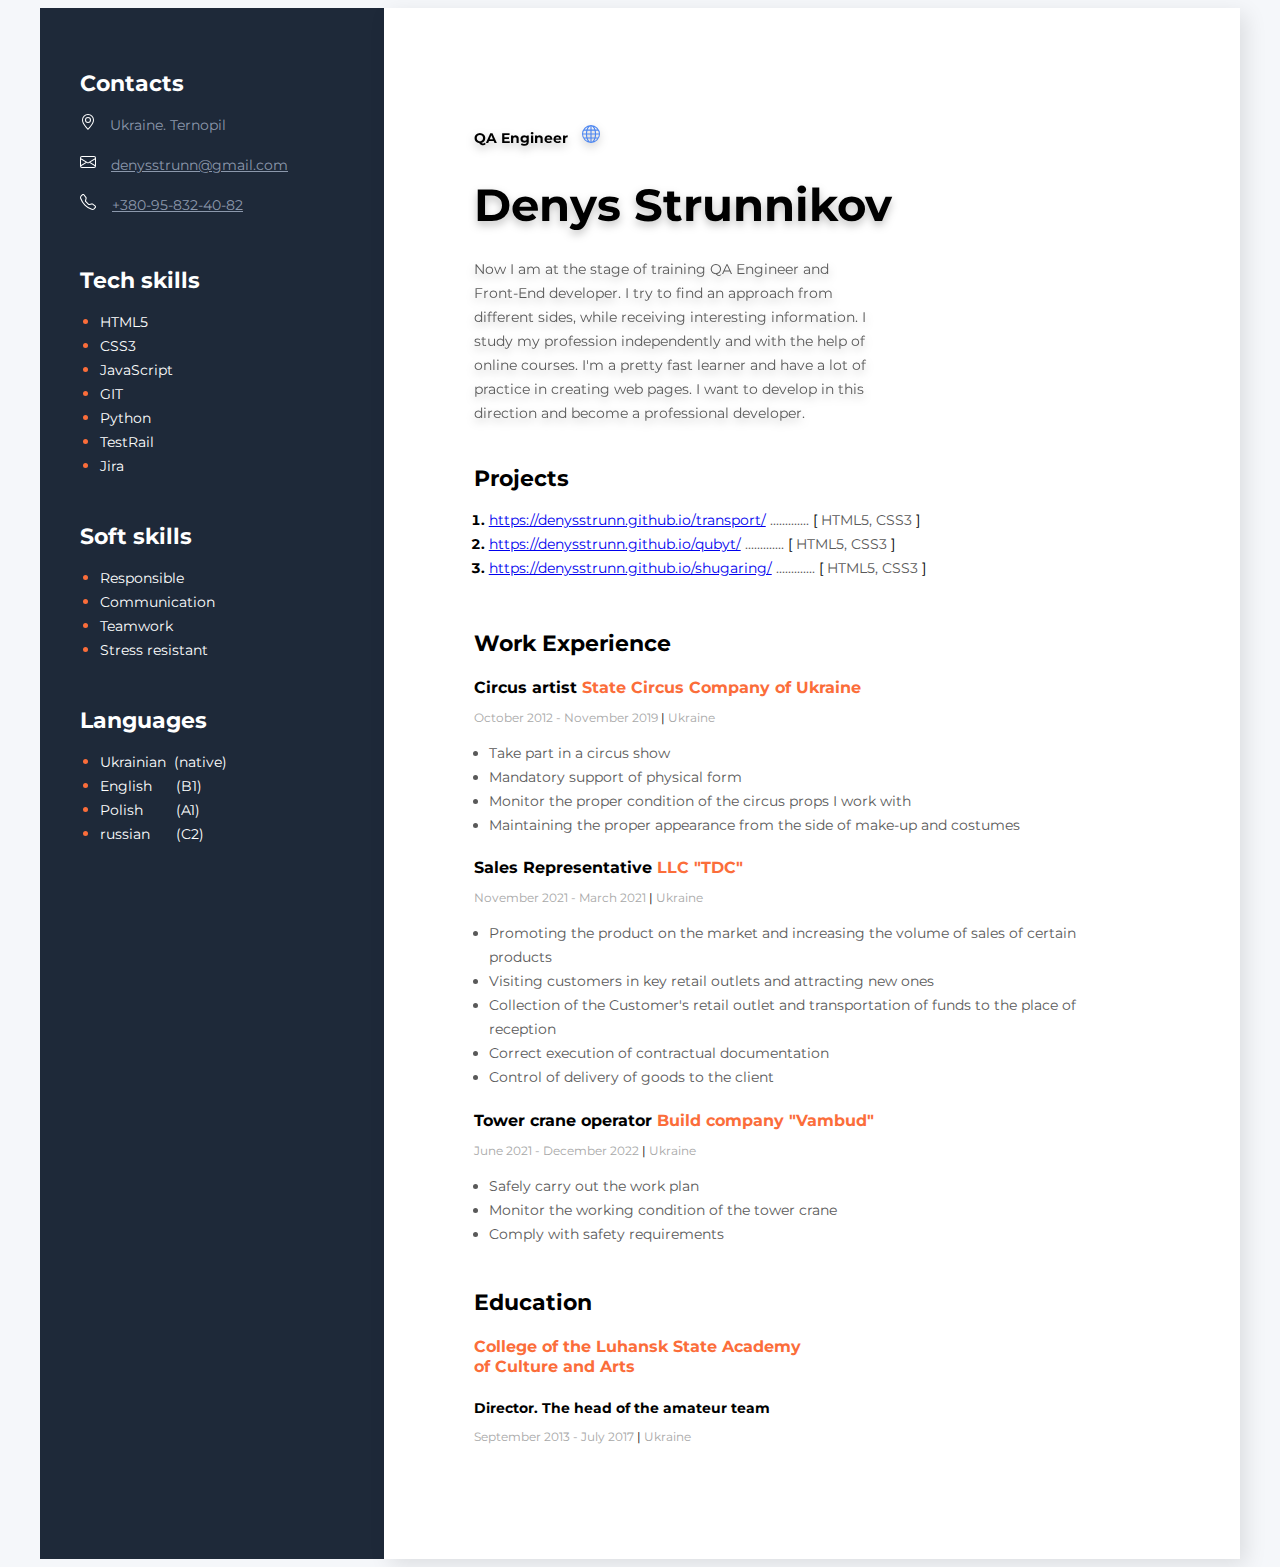
<file: index.html>
<!DOCTYPE html>
<html lang="en">
<head>
    <meta charset="UTF-8">
    <meta http-equiv="X-UA-Compatible" content="IE=edge">
    <meta name="viewport" content="width=device-width, initial-scale=1.0">

    <link rel="preconnect" href="https://fonts.googleapis.com">
    <link rel="preconnect" href="https://fonts.gstatic.com" crossorigin>
    <link href="https://fonts.googleapis.com/css2?family=Montserrat:wght@400;700&family=Qwitcher+Grypen&display=swap" rel="stylesheet">
    <link rel="stylesheet" href="./style.css">
    
    <title>Resume Denys Strunnikov</title>
</head>

<!-- This contains confidential information. Please do not use or share this data. Be honest, respect developers and other people -->

<body>
    <!-- Main (Style: Stadford)-->
    <div class="main">
        <!-- Maine content -->
        <div class="main_content">
            <!-- Abot user -->
            <div class="user_info">
                <!-- <h2 class="user_h2">Front-End Developer -->
                    <h2 class="user_h2">QA Engineer
                    <a href="./index_ua.html"><svg id="svg_glob" xmlns="http://www.w3.org/2000/svg" width="18" height="18" fill="currentColor" class="bi bi-globe" viewBox="0 0 16 16">
                        <path d="M0 8a8 8 0 1 1 16 0A8 8 0 0 1 0 8zm7.5-6.923c-.67.204-1.335.82-1.887 1.855A7.97 7.97 0 0 0 5.145 4H7.5V1.077zM4.09 4a9.267 9.267 0 0 1 .64-1.539 6.7 6.7 0 0 1 .597-.933A7.025 7.025 0 0 0 2.255 4H4.09zm-.582 3.5c.03-.877.138-1.718.312-2.5H1.674a6.958 6.958 0 0 0-.656 2.5h2.49zM4.847 5a12.5 12.5 0 0 0-.338 2.5H7.5V5H4.847zM8.5 5v2.5h2.99a12.495 12.495 0 0 0-.337-2.5H8.5zM4.51 8.5a12.5 12.5 0 0 0 .337 2.5H7.5V8.5H4.51zm3.99 0V11h2.653c.187-.765.306-1.608.338-2.5H8.5zM5.145 12c.138.386.295.744.468 1.068.552 1.035 1.218 1.65 1.887 1.855V12H5.145zm.182 2.472a6.696 6.696 0 0 1-.597-.933A9.268 9.268 0 0 1 4.09 12H2.255a7.024 7.024 0 0 0 3.072 2.472zM3.82 11a13.652 13.652 0 0 1-.312-2.5h-2.49c.062.89.291 1.733.656 2.5H3.82zm6.853 3.472A7.024 7.024 0 0 0 13.745 12H11.91a9.27 9.27 0 0 1-.64 1.539 6.688 6.688 0 0 1-.597.933zM8.5 12v2.923c.67-.204 1.335-.82 1.887-1.855.173-.324.33-.682.468-1.068H8.5zm3.68-1h2.146c.365-.767.594-1.61.656-2.5h-2.49a13.65 13.65 0 0 1-.312 2.5zm2.802-3.5a6.959 6.959 0 0 0-.656-2.5H12.18c.174.782.282 1.623.312 2.5h2.49zM11.27 2.461c.247.464.462.98.64 1.539h1.835a7.024 7.024 0 0 0-3.072-2.472c.218.284.418.598.597.933zM10.855 4a7.966 7.966 0 0 0-.468-1.068C9.835 1.897 9.17 1.282 8.5 1.077V4h2.355z"/>
                      </svg></a>
                    </h2>
                </h2>

                <h1 class="user_name">Denys Strunnikov</h1>

                <p class="user_text_info">
                    Now I am at the stage of training QA Engineer and Front-End developer.
                    I try to find an approach from different sides, while receiving interesting information.
                    I study my profession independently and with the help of online courses.
                    I'm a pretty fast learner and have a lot of practice in creating web pages.
                    I want to develop in this direction and become a professional developer.
                </p> 
                
            </div>
            
            <!-- Projects -->
            <div class="projects">
                <h3 class="title_h3">Projects</h3>
                <!-- 1 -->
                <ol class="projects_list">
                    <li class="project_numbers">
                        <span class="project" >
                            <!-- <a href="https://hellenglish.goit.global/">посилання на сайт з навчання ( https://hellenglish.goit.global/ ) </a> -->
                            <a target="_blank" href="https://denysstrunn.github.io/transport/" class="project-link">https://denysstrunn.github.io/transport/</a>
                            ............. 
                            <span class="project_skoba">[</span> HTML5, CSS3 <span class="project_skoba">]</span>
                        </span>
                    </li>
                    <!-- 2 -->
                    <li class="project_numbers">
                        <span class="project" >
                            <a target="_blank" href="https://denysstrunn.github.io/qubyt/" class="project-link">https://denysstrunn.github.io/qubyt/</a>
                            ............. 
                            <span class="project_skoba">[</span> HTML5, CSS3 <span class="project_skoba">]</span>
                        </span>
                    </li>

                    <!-- 3 -->
                    <li class="project_numbers">
                        <span class="project" >
                            <a target="_blank" href="https://denysstrunn.github.io/shugaring/" class="project-link">https://denysstrunn.github.io/shugaring/</a>
                            ............. 
                            <span class="project_skoba">[</span> HTML5, CSS3 <span class="project_skoba">]</span>
                        </span>
                    </li>

                    <!-- 4 -->
                    <!-- <li class="project_numbers">
                        <span class="project" >
                           
                            <a target="_blank" href="https://cryptohub.goit.global/" class="project-link">https://cryptohub.goit.global/</a>
                            .............. 
                            <span class="project_skoba">[</span> HTML5, CSS3, JavaScript <span class="project_skoba">]</span>
                        </span>
                    </li> -->
                    <!-- 4 -->
                     <!-- <a href="https://cryptohub.goit.global/">посилання на сайт з навчання</a> -->
                    <!-- <li class="project_numbers">
                        <span class="project" >
                            <a target="_blank" href="https://kidslike.goit.global/" class="project-link">https://kidslike.goit.global/</a>
                            ..................... 
                            <span class="project_skoba">[</span> React.js, Node.js <span class="project_skoba">]</span>
                        </span>
                    </li> -->
                </ol>
            </div>

            <!-- Work -->
            <div class="work">
                <h3 class="title_h3">Work Experience</h3>

                <!-- Company 1 -->
                <div class="company1">
                    <h4 class="work_position">Circus artist <span class="organization">State Circus Company of Ukraine</span></h4>
                    <p class="work_period">October 2012 - November 2019 <span class="line">|</span> Ukraine</p>

                    <ul class="work_list">
                        <li class="work_list_text">Take part in a circus show</li>
                        <li class="work_list_text">Mandatory support of physical form</li>
                        <li class="work_list_text">Monitor the proper condition of the circus props I work with</li>
                        <li class="work_list_text">Maintaining the proper appearance from the side of make-up and costumes</li>
                    </ul>
                </div>

                <!-- Company 2 -->
                <div class="company2">
                    <h4 class="work_position">Sales Representative <span class="organization">LLC "TDC"</span></h4>
                    <p class="work_period">November 2021 - March 2021 <span class="line">|</span> Ukraine</p>

                    <ul class="work_list">
                        <li class="work_list_text">Promoting the product on the market and increasing the volume of sales of certain products</li>
                        <li class="work_list_text">Visiting customers in key retail outlets and attracting new ones</li>
                        <li class="work_list_text">Collection of the Customer's retail outlet and transportation of funds to the place of reception</li>
                        <li class="work_list_text">Correct execution of contractual documentation</li>
                        <li class="work_list_text">Control of delivery of goods to the client</li>
                    </ul>
                </div>

                <!-- Company3 -->
                <div class="company3">
                    <h4 class="work_position">Tower crane operator <span class="organization">Build company "Vambud"</span></h4>
                    <p class="work_period">June 2021 - December 2022 <span class="line">|</span> Ukraine</p>

                    <ul class="work_list">
                        <li class="work_list_text">Safely carry out the work plan</li>
                        <li class="work_list_text">Monitor the working condition of the tower crane</li>
                        <li class="work_list_text">Comply with safety requirements</li>
                    </ul>
                </div>
            </div>

            <!-- Education -->
            <div class="education">
                <h3 class="education_title">Education</h3>
                <h4 class="education_name">College of the Luhansk State Academy of Culture and Arts</h4>
                <h5 class="education_position">Director. The head of the amateur team</h5>
                <p class="work_period">September 2013 - July 2017 <span class="line">|</span> Ukraine</p>
            </div>

            <!-- Add Education -->
            <!-- <div class="company3">
                <h3 class="education_title">Additional education</h3>

                <ol class="work_list">
                    <li class="work_list_text"><span id="Go">Go</span><span id="IT">IT</span> (free 7-day marathon Front-End developer): <a target="_blank" href="./Certificates/Сертифікат з HTML (eng version).png">Certificate</a></li>
                    <li class="work_list_text"><span id="Go">Go</span><span id="IT">IT</span> (free 4-day marathon Manual QA-enginer)</li>
                    <li class="work_list_text"><span id="camp">camp</span><span id="ster">ster </span>English language course: <a target="_blank" href="./Certificates/Сертифікат з Eng (eng version).png">Eng</a>
                    та <a target="_blank" href="./Certificates/Сертифікат з Eng (ua version).png">UA</a></li>

                    <li class="work_list_text"><span id="Byte_B">B</span><span class="Byte">yte Education</span> (free 7-day marathon): <a target="_blank" href="https://denysstrunn.github.io/qubyt/">Work in the project</a></li>
                    <!-- <li class="work_list_text"></li> -->
                <!-- </ol>
            </div>  -->
        </div>

        <!-- Sidebar -->
        <aside class="saidbar">
            <!-- нижче фото, очікується заміна -->
            <!-- <img class="photo" src="./IMG/ava3.jpg" alt="Photo"> -->

            <!-- Contact Info -->
            <div class="contact">
                <h3 class="saidbar_title">Contacts</h3>
                <div>
                    <p> <span class="contact_type"><span class="contact_type"><svg xmlns="http://www.w3.org/2000/svg" width="16" height="16" fill="currentColor" class="bi bi-geo-alt" viewBox="0 0 16 16">
                        <path d="M12.166 8.94c-.524 1.062-1.234 2.12-1.96 3.07A31.493 31.493 0 0 1 8 14.58a31.481 31.481 0 0 1-2.206-2.57c-.726-.95-1.436-2.008-1.96-3.07C3.304 7.867 3 6.862 3 6a5 5 0 0 1 10 0c0 .862-.305 1.867-.834 2.94zM8 16s6-5.686 6-10A6 6 0 0 0 2 6c0 4.314 6 10 6 10z"/>
                        <path d="M8 8a2 2 0 1 1 0-4 2 2 0 0 1 0 4zm0 1a3 3 0 1 0 0-6 3 3 0 0 0 0 6z"/>
                      </svg></span></span><span class="contact_link">Ukraine. Ternopil</span>
                    </p>
                    <!-- ==== -->
                    <p> <span class="contact_type"><svg xmlns="http://www.w3.org/2000/svg" width="16" height="16" fill="currentColor" class="bi bi-envelope" viewBox="0 0 16 16">
                        <path d="M0 4a2 2 0 0 1 2-2h12a2 2 0 0 1 2 2v8a2 2 0 0 1-2 2H2a2 2 0 0 1-2-2V4Zm2-1a1 1 0 0 0-1 1v.217l7 4.2 7-4.2V4a1 1 0 0 0-1-1H2Zm13 2.383-4.708 2.825L15 11.105V5.383Zm-.034 6.876-5.64-3.471L8 9.583l-1.326-.795-5.64 3.47A1 1 0 0 0 2 13h12a1 1 0 0 0 .966-.741ZM1 11.105l4.708-2.897L1 5.383v5.722Z"/>
                        </svg></span> <a id="Gmail" class="contact_link" href="mailto:denysstrunn@gmail.com"> denysstrunn@gmail.com</a>
                    </p>
                    <!-- ===== -->
                    <p> <span class="contact_type"><svg xmlns="http://www.w3.org/2000/svg" width="16" height="16" fill="currentColor" class="bi bi-telephone" viewBox="0 0 16 16">
                        <path d="M3.654 1.328a.678.678 0 0 0-1.015-.063L1.605 2.3c-.483.484-.661 1.169-.45 1.77a17.568 17.568 0 0 0 4.168 6.608 17.569 17.569 0 0 0 6.608 4.168c.601.211 1.286.033 1.77-.45l1.034-1.034a.678.678 0 0 0-.063-1.015l-2.307-1.794a.678.678 0 0 0-.58-.122l-2.19.547a1.745 1.745 0 0 1-1.657-.459L5.482 8.062a1.745 1.745 0 0 1-.46-1.657l.548-2.19a.678.678 0 0 0-.122-.58L3.654 1.328zM1.884.511a1.745 1.745 0 0 1 2.612.163L6.29 2.98c.329.423.445.974.315 1.494l-.547 2.19a.678.678 0 0 0 .178.643l2.457 2.457a.678.678 0 0 0 .644.178l2.189-.547a1.745 1.745 0 0 1 1.494.315l2.306 1.794c.829.645.905 1.87.163 2.611l-1.034 1.034c-.74.74-1.846 1.065-2.877.702a18.634 18.634 0 0 1-7.01-4.42 18.634 18.634 0 0 1-4.42-7.009c-.362-1.03-.037-2.137.703-2.877L1.885.511z"/>
                        </svg></span> <a id="phone" class="contact_link" href="https://t.me/DenyStr"> +380-95-832-40-82</a>
                    </p>
                </div>
            </div>

            <!-- Tech skills -->
            <div class="tSkills">
                <h3 class="saidbar_title">Tech skills</h3>
                
                <ul class="skills_list">
                    <li class="li_color_points"><span class="skills_text">HTML5</span></li>
                    <li class="li_color_points"><span class="skills_text">CSS3</span></li>
                    <li class="li_color_points"><span class="skills_text">JavaScript</span></li>
                    <!-- <li class="li_color_points"><span class="skills_text">React.js</span></li> -->
                    <!-- <li class="li_color_points"><span class="skills_text">Node.js</span></li> -->
                    <li class="li_color_points"><span class="skills_text">GIT</span></li>
                    <li class="li_color_points"><span class="skills_text">Python</span></li>
                    <li class="li_color_points"><span class="skills_text">TestRail</span></li>
                    <li class="li_color_points"><span class="skills_text">Jira</span></li>

                    <!-- <li class="li_color_points"><span class="skills_text">WebPack</span></li> -->
                </ul>
            </div>

            <!-- Soft skill -->
            <div class="sSkill">
                <h3 class="saidbar_title">Soft skills</h3>

                <ul class="skills_list">
                    <li class="li_color_points"><span class="skills_text">Responsible</span></li>
                    <li class="li_color_points"><span class="skills_text">Communication</span></li>
                    <li class="li_color_points"><span class="skills_text">Teamwork</span></li>
                    <li class="li_color_points"><span class="skills_text">Stress resistant</span></li>
                </ul>
            </div>

            <!-- Languages -->
            <div class="sSkill">
                <h3 class="saidbar_title">Languages</h3>
                <ul class="skills_list">
                    <li class="li_color_points"><span class="skills_text">Ukrainian <span class="span_lang_back_ua">(native)</span></span></li>
                    <li class="li_color_points"><span class="skills_text">English <span class="span_lang_back_en">(B1)</span></span></li>
                    <li class="li_color_points"><span class="skills_text">Polish <span class="span_lang_back_pl">(A1)</span></span></li>
                    <li class="li_color_points"><span class="skills_text">russian <span class="span_lang_back_ru">(C2)</span></span></li>
                </ul>
            </div>
        </aside>
    </div>
</body>
</html>
</file>
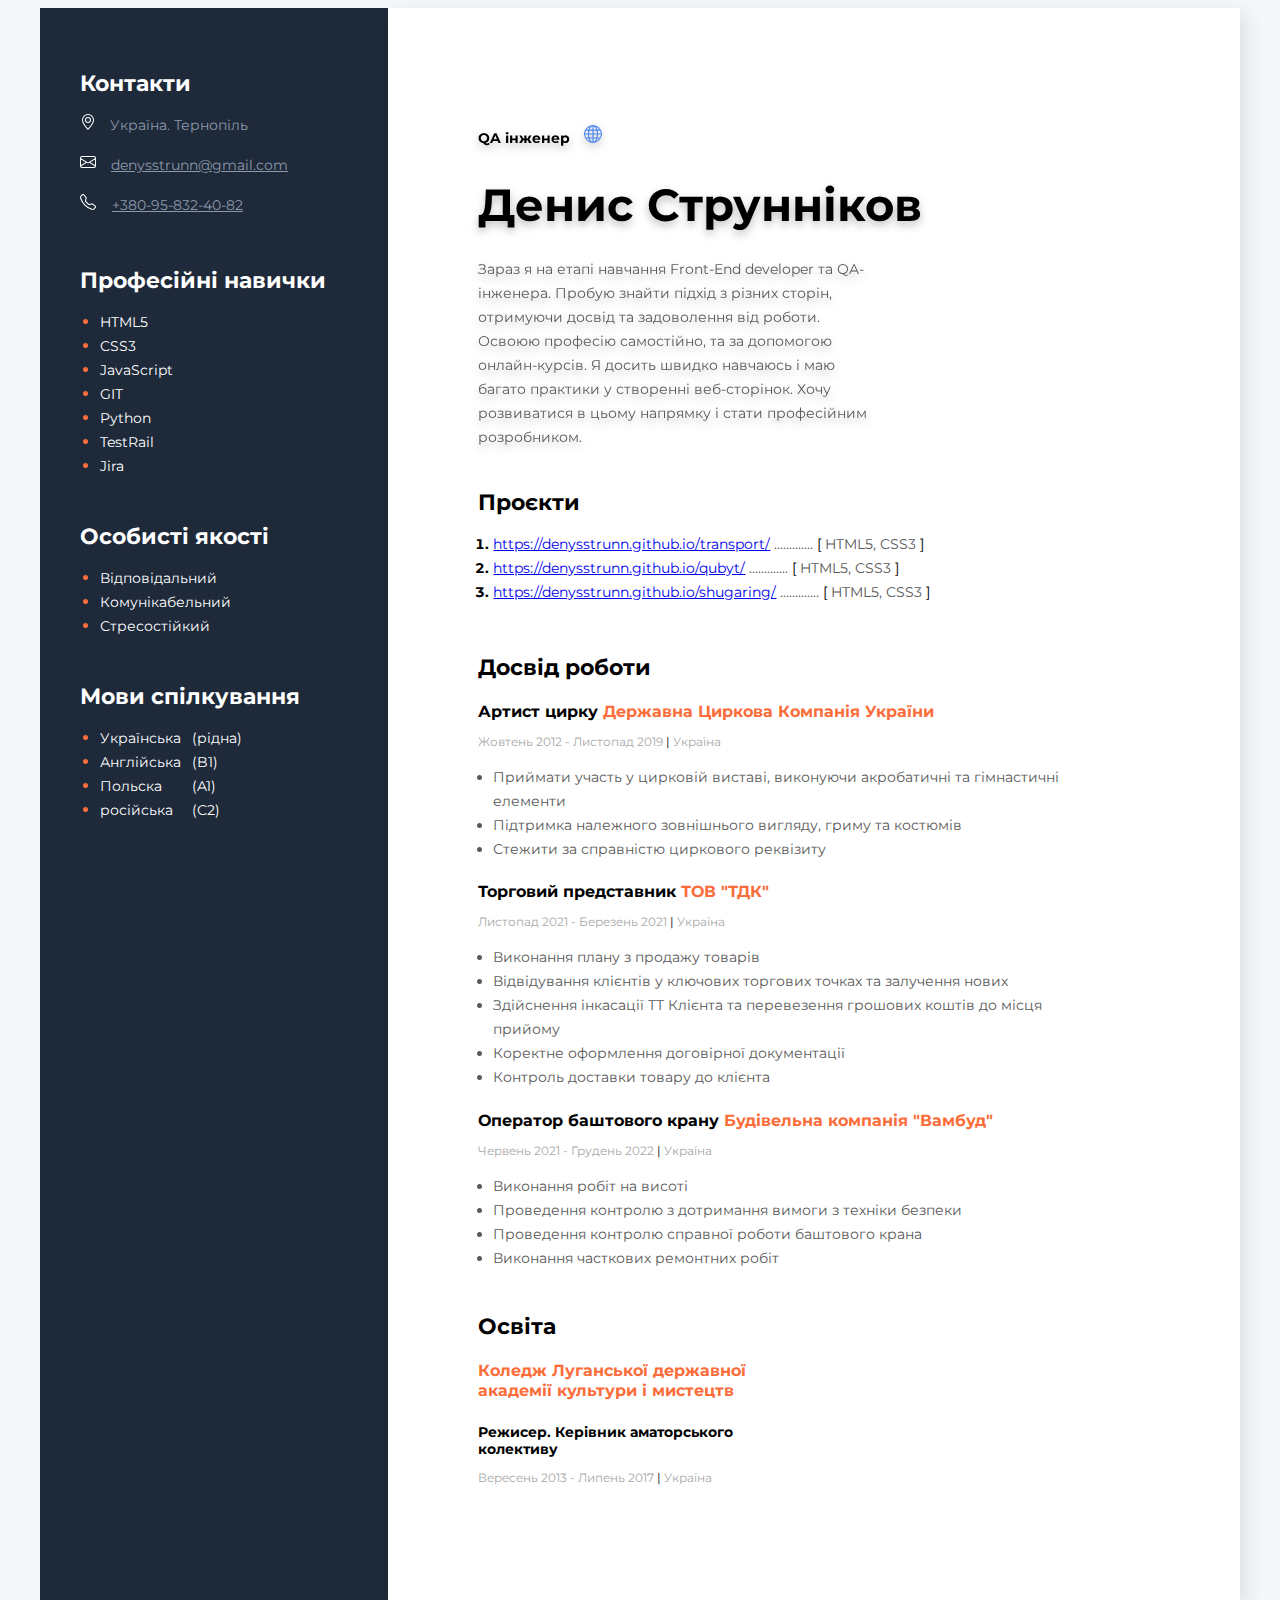
<file: index_ua.html>
<!DOCTYPE html>
<html lang="X-UA-Compatible">
<head>
    <meta charset="UTF-8">
    <meta http-equiv="X-UA-Compatible" content="IE=edge">

    <meta name="viewport" content="width=device-width, initial-scale=1.0">

    <link rel="preconnect" href="https://fonts.googleapis.com">
    <link rel="preconnect" href="https://fonts.gstatic.com" crossorigin>
    <link href="https://fonts.googleapis.com/css2?family=Montserrat:wght@400;700&family=Qwitcher+Grypen&display=swap" rel="stylesheet">
    <link rel="stylesheet" href="./style.css">

    <title>Резюме Денис Струнніков</title>
</head>

<!-- This contains confidential information. Please do not use or share this data. Be honest, respect developers and other people -->


<body>
    <!-- Main (Style: Stadford)-->
    <div class="main">
        <!-- Maine content -->
        <div class="main_content">
            <!-- Abot user -->
            <div class="user_info">
                <!-- <h2 class="user_h2">Front-End Розробник -->
                    <h2 class="user_h2">QA інженер
                    <a href="./index.html"><svg id="svg_glob" xmlns="http://www.w3.org/2000/svg" width="18" height="18" fill="currentColor" class="bi bi-globe" viewBox="0 0 16 16">
                    <path d="M0 8a8 8 0 1 1 16 0A8 8 0 0 1 0 8zm7.5-6.923c-.67.204-1.335.82-1.887 1.855A7.97 7.97 0 0 0 5.145 4H7.5V1.077zM4.09 4a9.267 9.267 0 0 1 .64-1.539 6.7 6.7 0 0 1 .597-.933A7.025 7.025 0 0 0 2.255 4H4.09zm-.582 3.5c.03-.877.138-1.718.312-2.5H1.674a6.958 6.958 0 0 0-.656 2.5h2.49zM4.847 5a12.5 12.5 0 0 0-.338 2.5H7.5V5H4.847zM8.5 5v2.5h2.99a12.495 12.495 0 0 0-.337-2.5H8.5zM4.51 8.5a12.5 12.5 0 0 0 .337 2.5H7.5V8.5H4.51zm3.99 0V11h2.653c.187-.765.306-1.608.338-2.5H8.5zM5.145 12c.138.386.295.744.468 1.068.552 1.035 1.218 1.65 1.887 1.855V12H5.145zm.182 2.472a6.696 6.696 0 0 1-.597-.933A9.268 9.268 0 0 1 4.09 12H2.255a7.024 7.024 0 0 0 3.072 2.472zM3.82 11a13.652 13.652 0 0 1-.312-2.5h-2.49c.062.89.291 1.733.656 2.5H3.82zm6.853 3.472A7.024 7.024 0 0 0 13.745 12H11.91a9.27 9.27 0 0 1-.64 1.539 6.688 6.688 0 0 1-.597.933zM8.5 12v2.923c.67-.204 1.335-.82 1.887-1.855.173-.324.33-.682.468-1.068H8.5zm3.68-1h2.146c.365-.767.594-1.61.656-2.5h-2.49a13.65 13.65 0 0 1-.312 2.5zm2.802-3.5a6.959 6.959 0 0 0-.656-2.5H12.18c.174.782.282 1.623.312 2.5h2.49zM11.27 2.461c.247.464.462.98.64 1.539h1.835a7.024 7.024 0 0 0-3.072-2.472c.218.284.418.598.597.933zM10.855 4a7.966 7.966 0 0 0-.468-1.068C9.835 1.897 9.17 1.282 8.5 1.077V4h2.355z"/>
                  </svg></a>
                </h2>

                <h1 class="user_name">Денис Струнніков</h1>

                <p class="user_text_info">
                    Зараз я на етапі навчання Front-End developer та QA-інженера. 
                    Пробую знайти підхід з різних сторін, отримуючи досвід та задоволення від роботи.
                    Освоюю професію самостійно, та за допомогою онлайн-курсів. Я досить швидко навчаюсь і маю багато практики у створенні веб-сторінок. 
                    Хочу розвиватися в цьому напрямку і стати професійним розробником.
                </p>
                
            </div>
            
            <!-- Projects -->
            <div class="projects">
                <h3 class="title_h3">Проєкти</h3>
                <!-- 1 -->
                <ol class="projects_list">
                    <li class="project_numbers">
                        <span class="project" >
                           <!-- <a href="https://hellenglish.goit.global/">посилання з навчання ( https://hellenglish.goit.global/ ) </a> -->
                            <a target="_blank" href="https://denysstrunn.github.io/transport/" class="project-link">https://denysstrunn.github.io/transport/</a>
                            ............. 
                            <span class="project_skoba">[</span> HTML5, CSS3 <span class="project_skoba">]</span>
                        </span>
                    </li>
                    <!-- 2 -->
                    <li class="project_numbers">
                        <span class="project" >
                            <a target="_blank" href="https://denysstrunn.github.io/qubyt/" class="project-link">https://denysstrunn.github.io/qubyt/</a>
                            ............. 
                            <span class="project_skoba">[</span> HTML5, CSS3 <span class="project_skoba">]</span>
                        </span>
                    </li>

                    <!-- 3 -->
                    <li class="project_numbers">
                        <span class="project" >
                            <a target="_blank" href="https://denysstrunn.github.io/shugaring/" class="project-link">https://denysstrunn.github.io/shugaring/</a>
                            ............. 
                            <span class="project_skoba">[</span> HTML5, CSS3 <span class="project_skoba">]</span>
                        </span>
                    </li>

                    <!-- 4 -->
                    <!-- <li class="project_numbers">
                        <span class="project" >
                            <a target="_blank" href="https://cryptohub.goit.global/" class="project-link">https://cryptohub.goit.global/</a>
                            .............. 
                            <span class="project_skoba">[</span> HTML5, CSS3, JavaScript <span class="project_skoba">]</span>
                        </span>
                    </li> -->
                    
                </ol>
            </div>

            <!-- Work -->
            <div class="work">
                <h3 class="title_h3">Досвід роботи</h3>

                <!-- Company 1 -->
                <div class="company1">
                    <h4 class="work_position">Артист цирку <span class="organization"> Державна Циркова Компанія України</span></h4>
                    <p class="work_period">Жовтень 2012 - Листопад 2019 <span class="line">|</span> Україна</p>

                    <ul class="work_list">
                        <li class="work_list_text">Приймати участь у цирковій виставі, виконуючи акробатичні та гімнастичні елементи</li>
                        <li class="work_list_text">Підтримка належного зовнішнього вигляду, гриму та костюмів</li>
                        <li class="work_list_text">Стежити за справністю циркового реквізиту</li>
                        <!-- <li class="work_list_text"></li> -->
                    </ul>
                </div>

                <!-- Company 2 -->
                <div class="company2">
                    <h4 class="work_position">Торговий представник <span class="organization"> ТОВ "ТДК" </span></h4>
                    <p class="work_period">Листопад 2021 - Березень 2021 <span class="line">|</span> Україна</p>

                    <ul class="work_list">
                        <li class="work_list_text">Виконання плану з продажу товарів</li>
                        <li class="work_list_text">Відвідування клієнтів у ключових торгових точках та залучення нових</li>
                        <li class="work_list_text">Здійснення  інкасації ТТ Клієнта та перевезення грошових коштів до місця прийому</li>
                        <li class="work_list_text">Коректне оформлення договірної документації</li>
                        <li class="work_list_text">Контроль доставки товару до клієнта</li>
                    </ul>
                </div>

                <!-- Company3 -->
                <div class="company3">
                    <h4 class="work_position">Оператор баштового крану <span class="organization"> Будівельна компанія "Вамбуд"</span></h4>
                    <p class="work_period">Червень 2021 - Грудень 2022 <span class="line">|</span> Україна</p>

                    <ul class="work_list">
                        <li class="work_list_text">Виконання робіт на висоті</li>
                        <li class="work_list_text">Проведення контролю з дотримання вимоги з техніки безпеки</li>
                        <li class="work_list_text">Проведення контролю справної роботи баштового крана</li>
                        <li class="work_list_text">Виконання часткових ремонтних робіт</li>
                    </ul>
                </div>
            </div>

            <!-- Education -->
            <div class="education">
                <h3 class="education_title">Освіта</h3>
                <h4 class="education_name">Коледж Луганської державної академії культури і мистецтв</h4>
                <h5 class="education_position">Режисер. Керівник аматорського колективу</h5>
                <p class="work_period">Вересень 2013 - Липень 2017 <span class="line">|</span> Україна</p>
            </div>  

            <!-- Додаткова освіта -->
            <!-- <div class="company3">
                <h3 class="education_title">Додаткова освіта</h3>

                <ol class="work_list">
                    <li class="work_list_text"><span id="Go">Go</span><span id="IT">IT</span> (безкоштовний 7-ми денний марафон Front-End розробника): <a target="_blank" href="./Certificates/Сертифікат з HTML (eng version).png">Сертифікат</a></li>
                    <li class="work_list_text"><span id="Go">Go</span><span id="IT">IT</span> (безкоштовний 4-х денний марафон QA-інженера)</li>
                    <li class="work_list_text"><span id="camp">camp</span><span id="ster">ster </span>проходження курсу з Англійської мови: <a target="_blank" href="./Certificates/Сертифікат з Eng (eng version).png">Eng</a>
                        та <a target="_blank" href="./Certificates/Сертифікат з Eng (ua version).png">UA</a></li>
                    <li class="work_list_text"><span id="Byte_B">B</span><span class="Byte">yte Education</span> (безкоштовний 7-ми денний марафон) <a target="_blank" href="https://denysstrunn.github.io/qubyt/">Робота в проєктах</a></li>
                    <!-- <li class="work_list_text">Текст</li> -->
                <!-- </ol>
            </div> -->
        </div>

        <!-- Sidebar -->
        <aside class="saidbar">
            <!--  нижче фото, очікується заміна -->
            <!-- <img class="photo" src="./IMG/ava3.jpg" alt="Photo"> -->

            <!-- Contact Info -->
            <div class="contact">
                <h3 class="saidbar_title">Контакти</h3>
                <div>
                    <p> <span class="contact_type"><span class="contact_type"><svg xmlns="http://www.w3.org/2000/svg" width="16" height="16" fill="currentColor" class="bi bi-geo-alt" viewBox="0 0 16 16">
                        <path d="M12.166 8.94c-.524 1.062-1.234 2.12-1.96 3.07A31.493 31.493 0 0 1 8 14.58a31.481 31.481 0 0 1-2.206-2.57c-.726-.95-1.436-2.008-1.96-3.07C3.304 7.867 3 6.862 3 6a5 5 0 0 1 10 0c0 .862-.305 1.867-.834 2.94zM8 16s6-5.686 6-10A6 6 0 0 0 2 6c0 4.314 6 10 6 10z"/>
                        <path d="M8 8a2 2 0 1 1 0-4 2 2 0 0 1 0 4zm0 1a3 3 0 1 0 0-6 3 3 0 0 0 0 6z"/>
                        </svg></span></span><span class="contact_link">Україна. Тернопіль</span>
                    </p>
                    <!-- ==== -->
                    <p> <span class="contact_type"><svg xmlns="http://www.w3.org/2000/svg" width="16" height="16" fill="currentColor" class="bi bi-envelope" viewBox="0 0 16 16">
                        <path d="M0 4a2 2 0 0 1 2-2h12a2 2 0 0 1 2 2v8a2 2 0 0 1-2 2H2a2 2 0 0 1-2-2V4Zm2-1a1 1 0 0 0-1 1v.217l7 4.2 7-4.2V4a1 1 0 0 0-1-1H2Zm13 2.383-4.708 2.825L15 11.105V5.383Zm-.034 6.876-5.64-3.471L8 9.583l-1.326-.795-5.64 3.47A1 1 0 0 0 2 13h12a1 1 0 0 0 .966-.741ZM1 11.105l4.708-2.897L1 5.383v5.722Z"/>
                        </svg></span> <a id="Gmail" class="contact_link" href="mailto:denysstrunn@gmail.com"> denysstrunn@gmail.com</a>
                    </p>
                    <!-- ===== -->
                    <p> <span class="contact_type"><svg xmlns="http://www.w3.org/2000/svg" width="16" height="16" fill="currentColor" class="bi bi-telephone" viewBox="0 0 16 16">
                        <path d="M3.654 1.328a.678.678 0 0 0-1.015-.063L1.605 2.3c-.483.484-.661 1.169-.45 1.77a17.568 17.568 0 0 0 4.168 6.608 17.569 17.569 0 0 0 6.608 4.168c.601.211 1.286.033 1.77-.45l1.034-1.034a.678.678 0 0 0-.063-1.015l-2.307-1.794a.678.678 0 0 0-.58-.122l-2.19.547a1.745 1.745 0 0 1-1.657-.459L5.482 8.062a1.745 1.745 0 0 1-.46-1.657l.548-2.19a.678.678 0 0 0-.122-.58L3.654 1.328zM1.884.511a1.745 1.745 0 0 1 2.612.163L6.29 2.98c.329.423.445.974.315 1.494l-.547 2.19a.678.678 0 0 0 .178.643l2.457 2.457a.678.678 0 0 0 .644.178l2.189-.547a1.745 1.745 0 0 1 1.494.315l2.306 1.794c.829.645.905 1.87.163 2.611l-1.034 1.034c-.74.74-1.846 1.065-2.877.702a18.634 18.634 0 0 1-7.01-4.42 18.634 18.634 0 0 1-4.42-7.009c-.362-1.03-.037-2.137.703-2.877L1.885.511z"/>
                        </svg></span> <a id="phone" class="contact_link" href="https://t.me/DenyStr"> +380-95-832-40-82</a> 
                    </p>
                    <!-- ====== -->
                    <!-- <p>
                        <span><svg xmlns="http://www.w3.org/2000/svg" width="16" height="16" fill="currentColor" class="bi bi-telegram" viewBox="0 0 16 16">
                            <path d="M16 8A8 8 0 1 1 0 8a8 8 0 0 1 16 0zM8.287 5.906c-.778.324-2.334.994-4.666 2.01-.378.15-.577.298-.595.442-.03.243.275.339.69.47l.175.055c.408.133.958.288 1.243.294.26.006.549-.1.868-.32 2.179-1.471 3.304-2.214 3.374-2.23.05-.012.12-.026.166.016.047.041.042.12.037.141-.03.129-1.227 1.241-1.846 1.817-.193.18-.33.307-.358.336a8.154 8.154 0 0 1-.188.186c-.38.366-.664.64.015 1.088.327.216.589.393.85.571.284.194.568.387.936.629.093.06.183.125.27.187.331.236.63.448.997.414.214-.02.435-.22.547-.82.265-1.417.786-4.486.906-5.751a1.426 1.426 0 0 0-.013-.315.337.337 0 0 0-.114-.217.526.526 0 0 0-.31-.093c-.3.005-.763.166-2.984 1.09z"/>
                          </svg></span><span></span> <a id="Telegram" class="contact_link" href="https://t.me/DenyStr"> Telegram</a>
                    </p> -->
                </div>
            </div>
 
            <!-- Tech skills -->
            <div class="tSkills">
                <h3 class="saidbar_title">Професійні навички</h3>
                
                <ul class="skills_list">
                    <li class="li_color_points"><span class="skills_text"> HTML5 </span></li>
                    <li class="li_color_points"><span class="skills_text"> CSS3 </span></li>
                    <li class="li_color_points"><span class="skills_text"> JavaScript </span></li>
                    <li class="li_color_points"><span class="skills_text"> GIT </span></li>
                    <li class="li_color_points"><span class="skills_text">Python</span></li>
                    <li class="li_color_points"><span class="skills_text">TestRail</span></li>
                    <li class="li_color_points"><span class="skills_text">Jira</span></li>

                    <!-- <li class="li_color_points"><span class="skills_text"> React.js</span></li> -->

                    <!-- <li class="li_color_points"><span class="skills_text"> Node.js </span></li> -->
                    
                </ul>
            </div>

            <!-- Soft skill -->
            <div class="sSkill">
                <h3 class="saidbar_title">Особисті якості</h3>

                <ul class="skills_list">
                    <!-- <li class="li_color_points"><span class="skills_text">Emphaty</span></li> -->
                    <li class="li_color_points"><span class="skills_text">Відповідальний</span></li>
                    <li class="li_color_points"><span class="skills_text">Комунікабельний</span></li>
                    <li class="li_color_points"><span class="skills_text">Стресостійкий</span></li>
                </ul>
            </div>

            <!-- Мови -->
            <div class="sSkill">
                <h3 class="saidbar_title">Мови спілкування</h3>
                <ul class="skills_list">
                    <li class="li_color_points"><span class="skills_text">Українська <span class="ua_span_lang_back_ua">(рідна)</span></span></li>
                    <li class="li_color_points"><span class="skills_text">Англійська <span class="ua_span_lang_back_en">(B1)</span></span></li>
                    <li class="li_color_points"><span class="skills_text">Польска <span class="ua_span_lang_back_pl">(A1)</span></span></li>
                    <li class="li_color_points"><span class="skills_text">російська <span class="ua_span_lang_back_ru">(C2)</span></span></li>
                </ul>
            </div>
        </aside>
    </div>
</body>
</html>
</file>
<file: style.css>
body {
    font-family: 'Montserrat', sans-serif;
    background-color: #f5f7fa;
}

/* Main */
.main {
    display: flex;
    flex-direction: row-reverse;
    width: 1200px;
    margin: 0 auto;
}

/*main Content */
.main_content {
    background-color: #fff;
    box-shadow: 6px 6px 20px rgba(0, 0, 0, 0.1);
    padding: 105px 90px;
}

/* .glob:hover {
    background-color:#0c0147;
    transition: 1s;
    cursor: pointer;
} */
/* --------------------------------------------------*/

/* User Info */
.user_h2,
.user_name,
.user_text_info {
  filter: drop-shadow(0px 4px 4px rgba(0, 0, 0, 0.25));
}

.user_info {
    margin-bottom: 40px;
}

.user_h2 {
    font-style: normal;
    font-weight: 700;
    font-size: 14px;
    line-height: 17px;
    color: #000000;
    margin-bottom: 20px;
}

.user_name {
    font-style: normal;
    font-weight: 700;
    font-size: 45px;
    line-height: 55px;
    color: #000000;
    margin-bottom: 25px;
}

.user_text_info {
    font-style: normal;
    font-weight: 400;
    font-size: 14px;
    line-height: 24px;
    color: #595959;
    width: 400px;
}
/* --------------------------------------------------- */

/* Projects */
.projects {
    margin-bottom: 50px;
}

.title_h3 {
    font-style: normal;
    font-weight: 700;
    font-size: 22px;
    line-height: 27px;
    color: #000000;
    margin-bottom: 10px;
}

.projects_list {
    padding: 0;
    margin-left: 15px;
}

.project_numbers {
    font-style: normal;
    font-weight: 700;
    font-size: 14px;
    line-height: 24px;
    color: #000000;
}

.project, 
.project_link {
    font-style: normal;
    font-weight: 400;
    font-size: 14px;
    line-height: 24px;
    color: #595959;
}
.project_link{
    margin-left: 15px;
}

.project_skoba {
    font-style: normal;
    font-weight: 700px;
    font-size: 14px;
    line-height: 24px;
    color: #000000;
}
/* -----------------------------------------------------------*/

/* Work */
.work_position {
    font-style: normal;
    font-weight: 700;
    font-size: 16px;
    line-height: 20px;
    color: #000000;
    margin-bottom: 10px;
}

.organization {
    font-style: normal;
    font-weight: 700;
    font-size: 16px;
    line-height: 20px;
    color: #fb6d3a;
}

.work_period {
    font-style: normal;
    font-weight: 400;
    font-size: 12px;
    line-height: 15px;
    color: #A8A8A8;
    margin-bottom: 10px;
}
.work_list {
    padding: 0;
    margin-left: 15px;
}

.work_list_text {
    font-style: normal;
    font-weight: 400;
    font-size: 14px;
    line-height: 24px;
    color: #595959;
    padding-right: 55px;
}

.line {
    font-style: normal;
    font-weight: 400;
    font-size: 12px;
    line-height: 15px;
    color: #000000;
}
/* ------------------------------------------------------- */

/* Education */
.education {
    width: 327px;
}

.education_title {
    font-style: normal;
    font-weight: 700;
    font-size: 22px;
    line-height: 27px;
    color: #000000;
    margin-top: 43px;
    margin-bottom: 10px;
}

.education_name {
    font-style: normal;
    font-weight: 700;
    font-size: 16px;
    line-height: 20px;
    color: #FB6D3A;
    margin-bottom: 10px;
}

.education_position {
    font-weight: 700;
    font-size: 14px;
    line-height: 17px;
    color: #000000;
    margin-bottom: 10px;
}
/* ====================== */
#Go {
    font-weight: 700;
    font-size: 14px;
    line-height: 17px;
    color: #000000;
}

#IT {
    font-weight: 700;
    font-size: 14px;
    line-height: 17px;
    color: #FB6D3A ;
}
/* ++++++++++++++++++++++ */
#camp {
    font-weight: 700;
    font-size: 14px;
    line-height: 17px;
    color: firebrick;
}
#ster {
    font-weight: 700;
    font-size: 14px;
    line-height: 17px;
    color: #000000;
}
/* +++++++++++++++++++++++++ */
.Byte_B {
    font-weight: 700;
    font-size: 14px;
    line-height: 17px;
    color: rgb(73, 16, 230);
}
.Byte {
    font-weight: 700;
    font-size: 14px;
    line-height: 17px;
    color: #000000;
}

/* ------------------------------------------------------- */

/* Saidbar */
.saidbar {
    background-color: #1e2939;
    padding-top: 40px;
    width: 370px;
}

.photo {
    width: 370px;
    height: 354px;
    margin-bottom: 33px;
}

.contact {
    margin-bottom: 50px;
}

.contact,
.tSkills,
.sSkill  {
    margin-left: 40px;
}

.contact_type {
    font-style: normal;
    font-weight: 700;
    font-size: 14px;
    line-height: 24px;
    color: #FFFFFF;
    margin-right: 7px;
}

.contact_link {
    font-style: normal;
    font-weight: 400;
    font-size: 14px;
    line-height: 24px;
    color:#8c98ac;
}
#Gmail {
    padding-left: 4px;
}
#phone {
    padding-left: 5px; 
}

.saidbar_title {
    color: #ffffff;
    font-style: normal;
    font-weight: 700;
    font-size: 22px;
    line-height: 27px;
    margin-bottom: 10px;
}

.sSkill {
    margin-top: 45px;
    margin-bottom: 45px;
}

.skills_list {
    color: #ffffff;
    padding: 0;
    margin-left: 20px;
}

.skills_text {
    font-style: normal;
    font-weight: 400;
    font-size: 14px;
    line-height: 24px;
    color: #FFFFFF;
}

.li_color_points {
    color: #FB6D3A;
}

#svg_tSkill {
    rotate: 180deg;
}
/* --------------------- */

.span_lang_back_ua {
    padding-left: 4px;
}
.span_lang_back_en {
    padding-left: 20px;
}
.span_lang_back_pl {
    padding-left: 29px;
}
.span_lang_back_ru {
    padding-left: 22px;
}
/* up +++++++++++++++++++++ down */
.ua_span_lang_back_ua {
    padding-left: 7px;
}
.ua_span_lang_back_en {
    padding-left: 7px;
}
.ua_span_lang_back_pl {
    padding-left: 26px;
}
.ua_span_lang_back_ru {
    padding-left: 15px;
}
/* ------------------------------------------------------- */

/* Translate */
#svg_glob {
    color:rgb(76, 134, 241);
    padding-left: 10px;
}
/* --------------------------------------------------------- */
</file>
